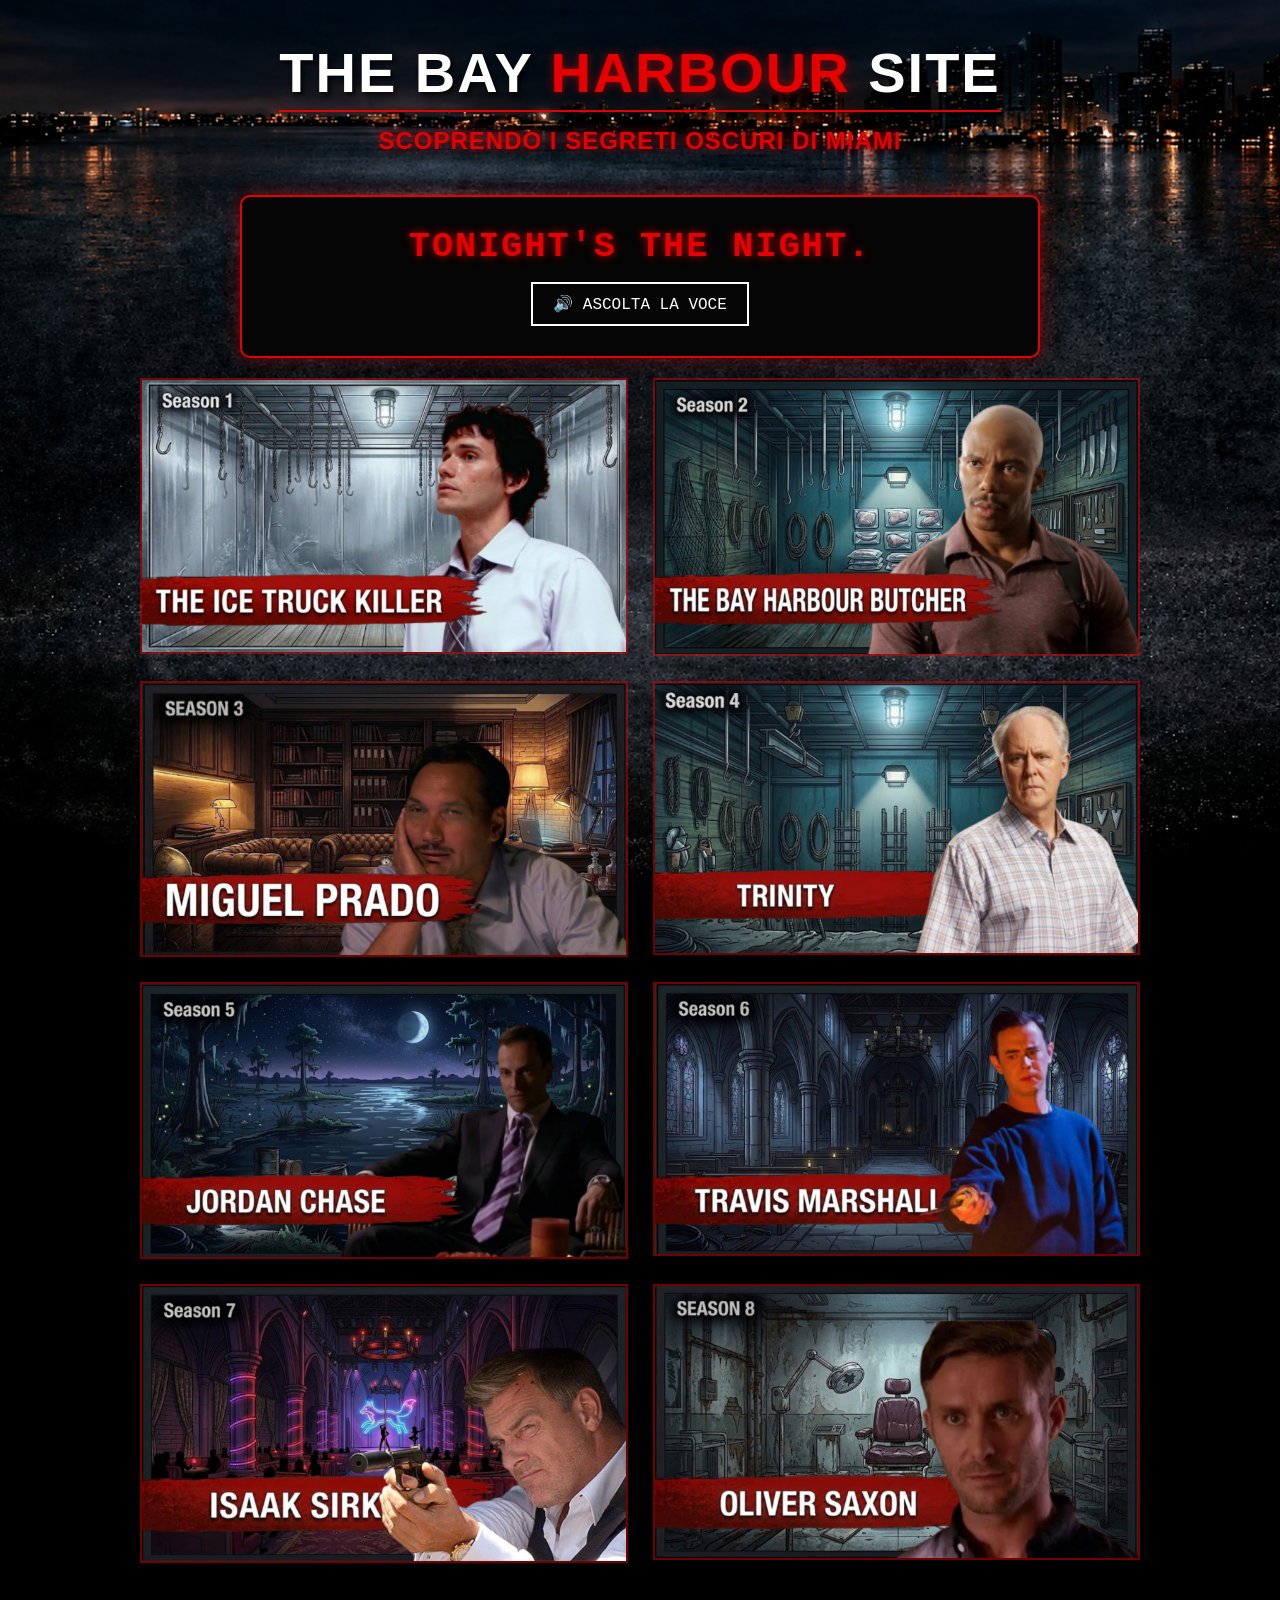
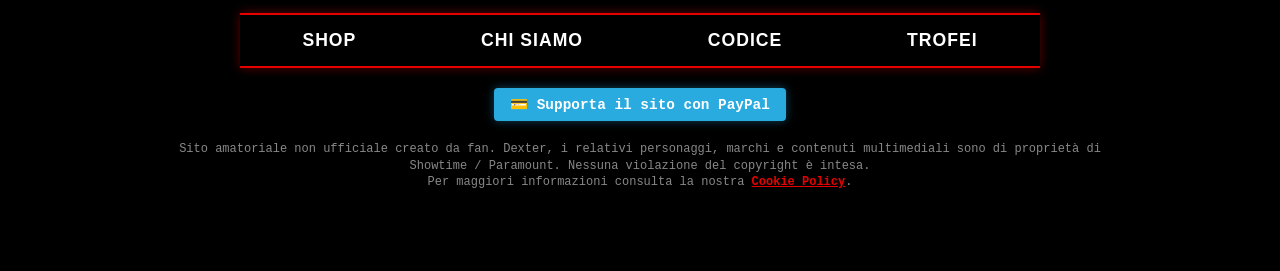
<file: index.html>
<!DOCTYPE html>
<html>
    <head>
        <meta name="viewport" content="width=device-width, initial-scale=1.0">
        <link rel="stylesheet" href="css/struttura.css">
        <link rel="icon" type="image/png" href="immagini/icon.png">
        <title>The Bay Harbour Site - HOME</title>
        <script async src="https://pagead2.googlesyndication.com/pagead/js/adsbygoogle.js?client=ca-pub-9515995415757323"
     crossorigin="anonymous"></script>
    </head>
    <body>
        <header>
            <h1 id="titolo">THE BAY <span class="testo-rosso">HARBOUR </span>SITE</h1>
            <h3 id="sottotitolo">Scoprendo i segreti oscuri di Miami</h3>
        </header>

        <!-- 🩸 BANNER INTERATTIVO CON L'AUDIO (Messo qui in alto) -->
        <div style="background-color: #050505; border: 2px solid #e60000; border-radius: 10px; padding: 30px 20px; text-align: center; margin: 20px auto; max-width: 800px; box-shadow: 0 0 20px rgba(230, 0, 0, 0.4);">
            <h2 style="color: #e60000; font-size: 2.2rem; letter-spacing: 2px; margin-bottom: 15px; text-transform: uppercase; text-shadow: 0 0 10px rgba(230, 0, 0, 0.8); font-family: 'Courier New', Courier, monospace;">Tonight's the night.</h2>
            <button id="play-audio-btn" style="background: transparent; color: #fff; border: 2px solid #fff; padding: 10px 20px; font-size: 1rem; cursor: pointer; text-transform: uppercase; transition: all 0.3s ease; font-family: 'Courier New', Courier, monospace;">🔊 Ascolta la voce</button>
        </div>
        <audio id="dexter-audio" src="audio/tonight-the-night-voice.mp3"></audio>

        <script>
            const playBtn = document.getElementById('play-audio-btn');
            const audioDexter = document.getElementById('dexter-audio');

            playBtn.addEventListener('click', () => {
                audioDexter.currentTime = 0;
                audioDexter.play();
                playBtn.innerText = "🩸 Riproduzione...";
                setTimeout(() => {
                    playBtn.innerText = "🔊 Ascolta la voce";
                }, 3000);
            });
        </script>
        <!-- FINE BANNER -->

        <div id="griglia-immagini">
                <a href="pagine/season1.html"><img src="immagini/season 1.png" alt="Season 1 - Ice truck killer"></a>
                <a href="pagine/season2.html"><img src="immagini/season 2.png" alt="Season 2 - The bay harbour butcher"></a>
                <a href="pagine/season3.html"><img src="immagini/season 3.png" alt="Season 3 - Miguel Prado"></a>
                <a href="pagine/season4.html"><img src="immagini/season 4.png" alt="Season 4 - Trinity"></a>
                <a href="pagine/season5.html"><img src="immagini/season 5.png" alt="Season 5 - Jordan Chase"></a>
                <a href="pagine/season6.html"><img src="immagini/season 6.png" alt="Season 6 - Travis Marshall"></a>
                <a href="pagine/season7.html"><img src="immagini/season 7.png" alt="Season 7 - Isaak Sirko"></a>
                <a href="pagine/season8.html"><img src="immagini/season 8.png" alt="Season 8 - Oliver Saxon"></a>
        </div>

        <footer>
            <ul class="menu">
                <li id="shop"><a href="pagine/shop.html">SHOP</a></li>
                <li id="about-us"><a href="pagine/chi-siamo.html">CHI SIAMO</a></li>
                <li id="codice"><a href="pagine/codice.html">CODICE</a></li>
                <li id="trofei"><a href="pagine/trofei.html">TROFEI</a></li>
            </ul>
        </footer>

        <!-- SEZIONE SUPPORTO E AFFILIAZIONE -->
        <div class="supporto-container">
            <!-- Pulsante paypal -->
            <a href="https://www.paypal.me/TheBayHarbourSite" target="_blank" class="btn-kofi">
                💳 Supporta il sito con PayPal
            </a>
        </div>
        <div class="footer-note">
            <p class="disclaimer">Sito amatoriale non ufficiale creato da fan. Dexter, i relativi personaggi, marchi e contenuti multimediali sono di proprietà di Showtime / Paramount. Nessuna violazione del copyright è intesa.</p>
            <p class="disclaimer">Per maggiori informazioni consulta la nostra <a href="pagine/cookie.html" class="link-cookie">Cookie Policy</a>.</p>
        </div>

    </body>
</html>
</file>
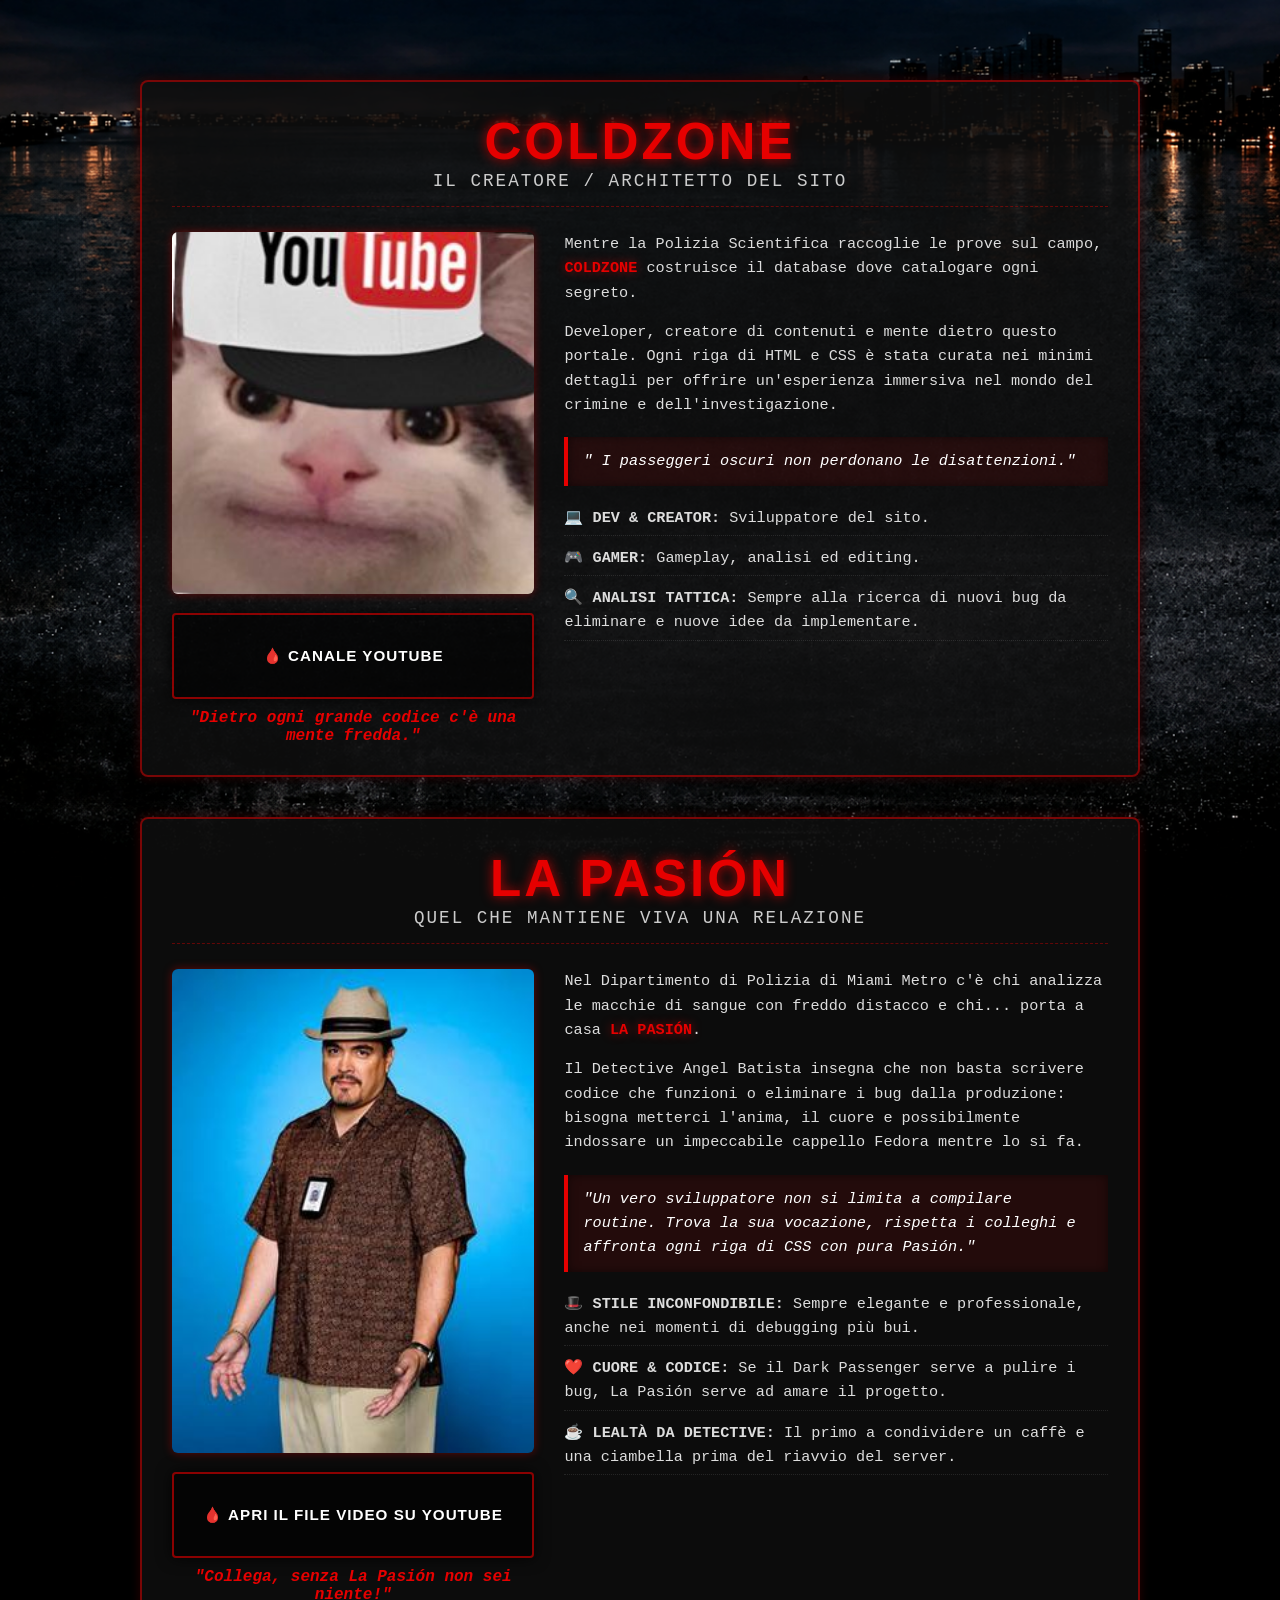
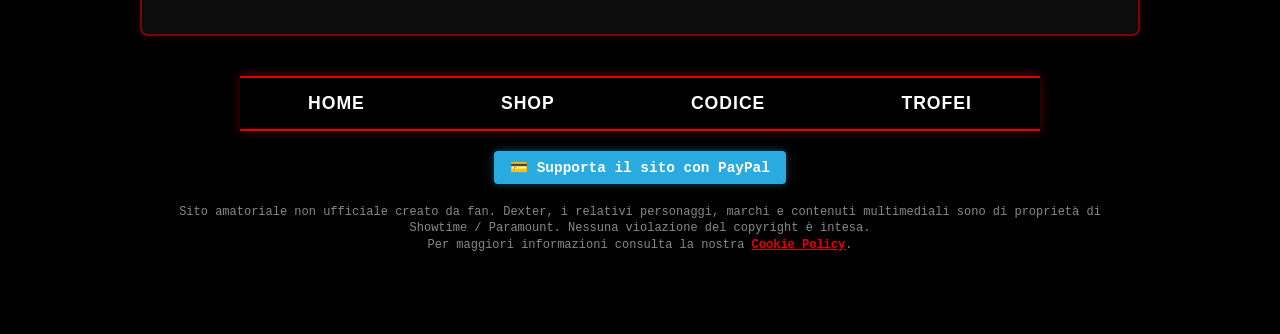
<file: pagine/chi-siamo.html>
<!DOCTYPE html>
<html lang="it">
<head>
    <meta charset="UTF-8">
    <meta name="viewport" content="width=device-width, initial-scale=1.0">
    <title>CHI SIAMO</title>
    <link rel="icon" type="image/png" href="../immagini/icon.png">
    <link rel="stylesheet" href="../css/struttura.css">
    <script async src="https://pagead2.googlesyndication.com/pagead/js/adsbygoogle.js?client=ca-pub-9515995415757323"
     crossorigin="anonymous"></script>
</head>
<body>
    <div class="sezione-batista">
        <div class="header-batista">
            <p class="titolo-pasion">COLDZONE</p>
            <span class="sub-batista">IL CREATORE / ARCHITETTO DEL SITO</span>
        </div>

        <div class="contenuto-batista">
            <div class="box-meme-batista">
                <div class="foto-batista-container">
                    <img src="../immagini/creator.jpg" alt="Coldzone Creator" class="foto-creator">
                </div>

                <div class="video-container">
                    <a href="https://www.youtube.com/@coldzone2730" target="_blank" class="youtube-btn">
                        🩸 CANALE YOUTUBE
                    </a>
                </div>

                <span class="didascalia-meme">"Dietro ogni grande codice c'è una mente fredda."</span>
            </div>

            <div class="testo-pasion">
                <p>
                    Mentre la Polizia Scientifica raccoglie le prove sul campo, <strong class="testo-rosso">COLDZONE</strong> costruisce il database dove catalogare ogni segreto.
                </p>
                <p>
                    Developer, creatore di contenuti e mente dietro questo portale. Ogni riga di HTML e CSS è stata curata nei minimi dettagli per offrire un'esperienza immersiva nel mondo del crimine e dell'investigazione.
                </p>
                
                <blockquote class="citazione-batista">
                    " I passeggeri oscuri non perdonano le disattenzioni."
                </blockquote>
                
                <ul class="lista-pasion">
                    <li>💻 <strong>DEV & CREATOR:</strong> Sviluppatore del sito.</li>
                    <li>🎮 <strong>GAMER:</strong> Gameplay, analisi ed editing.</li>
                    <li>🔍 <strong>ANALISI TATTICA:</strong> Sempre alla ricerca di nuovi bug da eliminare e nuove idee da implementare.</li>
                </ul>
            </div>
        </div>
    </div>

    <div class="sezione-batista">
        <div class="header-batista">
            <p class="titolo-pasion">LA PASIÓN</p>
            <span class="sub-batista">QUEL CHE MANTIENE VIVA UNA RELAZIONE</span>
        </div>

        <div class="contenuto-batista">
            
            <div class="box-meme-batista">
                
                <div class="foto-batista-container">
                    <img src="../immagini/Angel_Batista.jpg" alt="Angel Batista" class="foto-batista">
                </div>

                <div class="video-container">
                    <a href="https://youtu.be/N30i8fri4Ng?si=NhlGqLWc7x1ITAKj" target="_blank" class="youtube-btn">
                    🩸 APRI IL FILE VIDEO SU YOUTUBE
                    </a>
                </div>

                <span class="didascalia-meme">"Collega, senza La Pasión non sei niente!"</span>
            </div>

            <div class="testo-pasion">
                <p>
                    Nel Dipartimento di Polizia di Miami Metro c'è chi analizza le macchie di sangue con freddo distacco e chi... porta a casa <strong class="testo-rosso">LA PASIÓN</strong>.
                </p>
                <p>
                    Il Detective Angel Batista insegna che non basta scrivere codice che funzioni o eliminare i bug dalla produzione: bisogna metterci l'anima, il cuore e possibilmente indossare un impeccabile cappello Fedora mentre lo si fa.
                </p>
                
                <blockquote class="citazione-batista">
                    "Un vero sviluppatore non si limita a compilare routine. Trova la sua vocazione, rispetta i colleghi e affronta ogni riga di CSS con pura Pasión."
                </blockquote>
                
                <ul class="lista-pasion">
                    <li>🎩 <strong>STILE INCONFONDIBILE:</strong> Sempre elegante e professionale, anche nei momenti di debugging più bui.</li>
                    <li>❤️ <strong>CUORE & CODICE:</strong> Se il Dark Passenger serve a pulire i bug, La Pasión serve ad amare il progetto.</li>
                    <li>☕ <strong>LEALTÀ DA DETECTIVE:</strong> Il primo a condividere un caffè e una ciambella prima del riavvio del server.</li>
                </ul>
            </div>
            </div>
        </div>
        <footer>
            <ul class="menu">
                <li id="home"><a href="../index.html">HOME</a></li>
                <li id="shop"><a href="../pagine/shop.html">SHOP</a></li>
                <li id="codice"><a href="../pagine/codice.html">CODICE</a></li>
                <li id="trofei"><a href="../pagine/trofei.html">TROFEI</a></li>
            </ul>
        </footer>
        <!-- SEZIONE SUPPORTO E AFFILIAZIONE -->
            <div class="supporto-container">
                <!-- Pulsante paypal -->
                <a href="https://www.paypal.me/TheBayHarbourSite" target="_blank" class="btn-kofi">
                    💳 Supporta il sito con PayPal
                </a>
            </div>
        <div class="footer-note">
            <p class="disclaimer">Sito amatoriale non ufficiale creato da fan. Dexter, i relativi personaggi, marchi e contenuti multimediali sono di proprietà di Showtime / Paramount. Nessuna violazione del copyright è intesa.</p>
            <p class="disclaimer">Per maggiori informazioni consulta la nostra <a href="cookie.html" class="link-cookie">Cookie Policy</a>.</p>
        </div>
        <!-- Tag Audio -->
        <audio id="audio-brian" src="../audio/La%20Passion%20Sound%20Effect%20BRAINROT.mp3"></audio>
        <script>
            const fotoBrian = document.querySelector('.foto-batista'); 
            const audioBrian = document.getElementById('audio-brian');

            if (fotoBrian && audioBrian) {
                fotoBrian.style.cursor = 'pointer'; 
                fotoBrian.addEventListener('click', () => {
                    audioBrian.currentTime = 0; // Riparte dall'inizio ad ogni click
                    audioBrian.play().catch(error => {
                        console.log("Riproduzione bloccata dal browser:", error);
                    });
                });
            }
        </script>
</body>
</html>
</file>
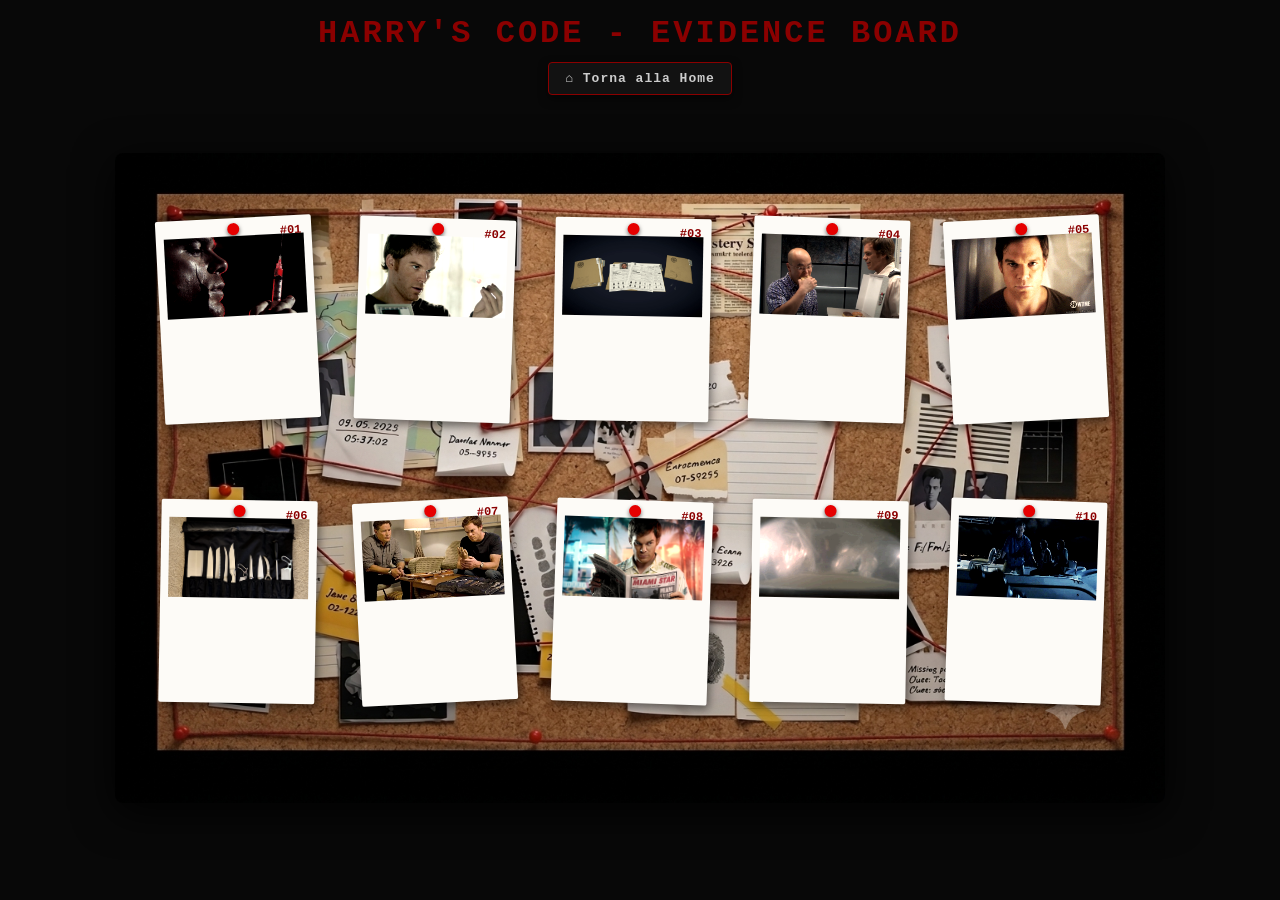
<file: pagine/codice.html>
<!DOCTYPE html>
<html lang="it">
<head>
    <meta charset="UTF-8">
    <meta name="viewport" content="width=device-width, initial-scale=1.0">
    <title>Harry's Code - Evidence Board</title>
    <link rel="icon" type="image/png" href="../immagini/icon.png">
    <link rel="stylesheet" href="../css/lavagna.css">
    <script async src="https://pagead2.googlesyndication.com/pagead/js/adsbygoogle.js?client=ca-pub-9515995415757323"
     crossorigin="anonymous"></script>
</head>
<body>
    <div class="intestazione">
        <h1 class="titolo-pagina">HARRY'S CODE - EVIDENCE BOARD</h1>
        <a href="../index.html" class="btn-home" id="btn-home">
            &#8962; Torna alla Home
        </a>
    </div>
    <!-- CONTENITORE PRINCIPALE (LA SCENA) -->
    <div class="scena-investigativa">
        
        <!-- Frecce di navigazione -->
        <button class="freccia-nav freccia-prev" onclick="spostaRegola(-1)">&#10094;</button>
        <button class="freccia-nav freccia-next" onclick="spostaRegola(1)">&#10095;</button>

        <!-- Tasto per tornare alla vista panoramica -->
        <button class="btn-reset" id="btn-back" onclick="resetVista()">&#10006; Torna alla Lavagna</button>

        <!-- LA LAVAGNA DI SUGHERO -->
        <div class="lavagna-sughero" id="lavagna">
            
            <!-- REGOLE (Con immagini Unsplash pronte per la prova) -->
            <div class="polaroid" id="card-1" onclick="zoomRegola(1)">
                <div class="spilla"></div>
                <span class="num-polaroid">#01</span>
                <img src="../immagini/1reg.gif" alt="Regola 1">
                <div class="dettagli-regola">
                    <h2>#1: Non farsi scoprire</h2>
                    <p>La regola cardine che garantisce la sopravvivenza. Ogni azione deve essere invisibile. Usa la plastica e cancella ogni traccia.</p>
                </div>
            </div>

            <div class="polaroid" id="card-2" onclick="zoomRegola(2)">
                <div class="spilla"></div>
                <span class="num-polaroid">#02</span>
                <img src="../immagini/2-regola.jpg" alt="Regola 2">
                <div class="dettagli-regola">
                    <h2>#2: Mai uccidere un innocente</h2>
                    <p>Il pilastro morale del codice. Raccogli prove schiaccianti e inconfutabili prima di agire.</p>
                </div>
            </div>

            <div class="polaroid" id="card-3" onclick="zoomRegola(3)">
                <div class="spilla"></div>
                <span class="num-polaroid">#03</span>
                <img src="../immagini/3-regola.jpeg" alt="Regola 3">
                <div class="dettagli-regola">
                    <h2>#3: Solo assassini sfuggiti alla giustizia</h2>
                    <p>Si applica a coloro che il sistema legale non è riuscito a punire. Intervieni dove la legge fallisce.</p>
                </div>
            </div>

            <div class="polaroid" id="card-4" onclick="zoomRegola(4)">
                <div class="spilla"></div>
                <span class="num-polaroid">#04</span>
                <img src="../immagini/4reg.png" alt="Regola 4">
                <div class="dettagli-regola">
                    <h2>#4: Mimetizzarsi</h2>
                    <p>Integrati perfettamente nella società. Mantieni un lavoro stabile e proietta l'immagine di un cittadino comune.</p>
                </div>
            </div>

            <div class="polaroid" id="card-5" onclick="zoomRegola(5)">
                <div class="spilla"></div>
                <span class="num-polaroid">#05</span>
                <img src="../immagini/5reg.gif" alt="Regola 5">
                <div class="dettagli-regola">
                    <h2>#5: Fingere le emozioni</h2>
                    <p>Simula i sentimenti umani standard: sorridi e mostra empatia per evitare di sembrare sospetto.</p>
                </div>
            </div>

            <div class="polaroid" id="card-6" onclick="zoomRegola(6)">
                <div class="spilla"></div>
                <span class="num-polaroid">#06</span>
                <img src="../immagini/6reg.png" alt="Regola 6">
                <div class="dettagli-regola">
                    <h2>#6: Essere metodici</h2>
                    <p>Pianificazione scientifica: studio delle abitudini della vittima, preparazione della stanza e piano di fuga.</p>
                </div>
            </div>

            <div class="polaroid" id="card-7" onclick="zoomRegola(7)">
                <div class="spilla"></div>
                <span class="num-polaroid">#07</span>
                <img src="../immagini/7reg.png" alt="Regola 7">
                <div class="dettagli-regola">
                    <h2>#7: Niente di personale</h2>
                    <p>Rabbia e vendetta offuscano il giudizio. Opera con il distacco emotivo e la precisione di uno strumento chirurgico.</p>
                </div>
            </div>

            <div class="polaroid" id="card-8" onclick="zoomRegola(8)">
                <div class="spilla"></div>
                <span class="num-polaroid">#08</span>
                <img src="../immagini/8reg.jpg" alt="Regola 8">
                <div class="dettagli-regola">
                    <h2>#8: Non dare nell'occhio</h2>
                    <p>Mantieni il sangue freddo in pubblico. Evita comportamenti eccentrici che potrebbero attirare l'attenzione.</p>
                </div>
            </div>

            <div class="polaroid" id="card-9" onclick="zoomRegola(9)">
                <div class="spilla"></div>
                <span class="num-polaroid">#09</span>
                <img src="../immagini/9reg.gif" alt="Regola 9">
                <div class="dettagli-regola">
                    <h2>#9: Omicidio con scopo</h2>
                    <p>Uccidere senza motivo è inaccettabile. Ogni azione deve impedire ad altri predatori di colpire di nuovo.</p>
                </div>
            </div>

            <div class="polaroid" id="card-10" onclick="zoomRegola(10)">
                <div class="spilla"></div>
                <span class="num-polaroid">#10</span>
                <img src="../immagini/10reg.gif" alt="Regola 10">
                <div class="dettagli-regola">
                    <h2>#10: Smaltire il corpo</h2>
                    <p>Seziona e sigilla i resti in sacchi zavorrati, poi gettali nella Corrente del Golfo dal motoscafo.</p>
                </div>
            </div>

        </div>
    </div>

    <!-- SCRIPT PER LO ZOOM E SPOSTAMENTO -->
    <script>
        let regolaAttiva = null;
        const totaleRegole = 10;

        function zoomRegola(id) {
            regolaAttiva = id;
            const lavagna = document.getElementById('lavagna');
            const card = document.getElementById(`card-${id}`);

            // Rimuove lo stato attivo da tutte le altre card
            document.querySelectorAll('.polaroid').forEach(c => c.classList.remove('attiva'));
            card.classList.add('attiva');

            // Calcolo preciso del centro
            const scena = document.querySelector('.scena-investigativa');
            const scenaRect = scena.getBoundingClientRect();
            const cardRect = card.getBoundingClientRect();

            // Calcoliamo lo spostamento per portare la Polaroid esatta al centro dello schermo
            const centroScenaX = scenaRect.width / 2;
            const centroScenaY = scenaRect.height / 2;
            const centroCardX = cardRect.left + (cardRect.width / 2);
            const centroCardY = cardRect.top + (cardRect.height / 2);

            // Otteniamo la posizione corrente della lavagna
            const style = window.getComputedStyle(lavagna);
            const matrix = new WebKitCSSMatrix(style.transform);
            
            // Calcolo delta dallo stato attuale
            const offsetX = centroScenaX - centroCardX + matrix.m41;
            const offsetY = centroScenaY - centroCardY + matrix.m42;

            // Zoom bilanciato a 1.55 (non sparirà più dallo schermo!)
            lavagna.style.transform = `translate(${offsetX}px, ${offsetY}px) scale(1.55)`;
            document.body.classList.add('in-zoom');
        }

        function resetVista() {
            regolaAttiva = null;
            const lavagna = document.getElementById('lavagna');
            
            // Ripristina la lavagna al centro senza zoom
            lavagna.style.transform = 'translate(0px, 0px) scale(1)';
            document.querySelectorAll('.polaroid').forEach(c => c.classList.remove('attiva'));
            document.body.classList.remove('in-zoom');
        }

        function spostaRegola(direzione) {
            if (regolaAttiva === null) return;
            
            let nuovoId = regolaAttiva + direzione;
            if (nuovoId < 1) nuovoId = totaleRegole;
            if (nuovoId > totaleRegole) nuovoId = 1;

            zoomRegola(nuovoId);
        }
    </script>
</body>
</html>
</file>
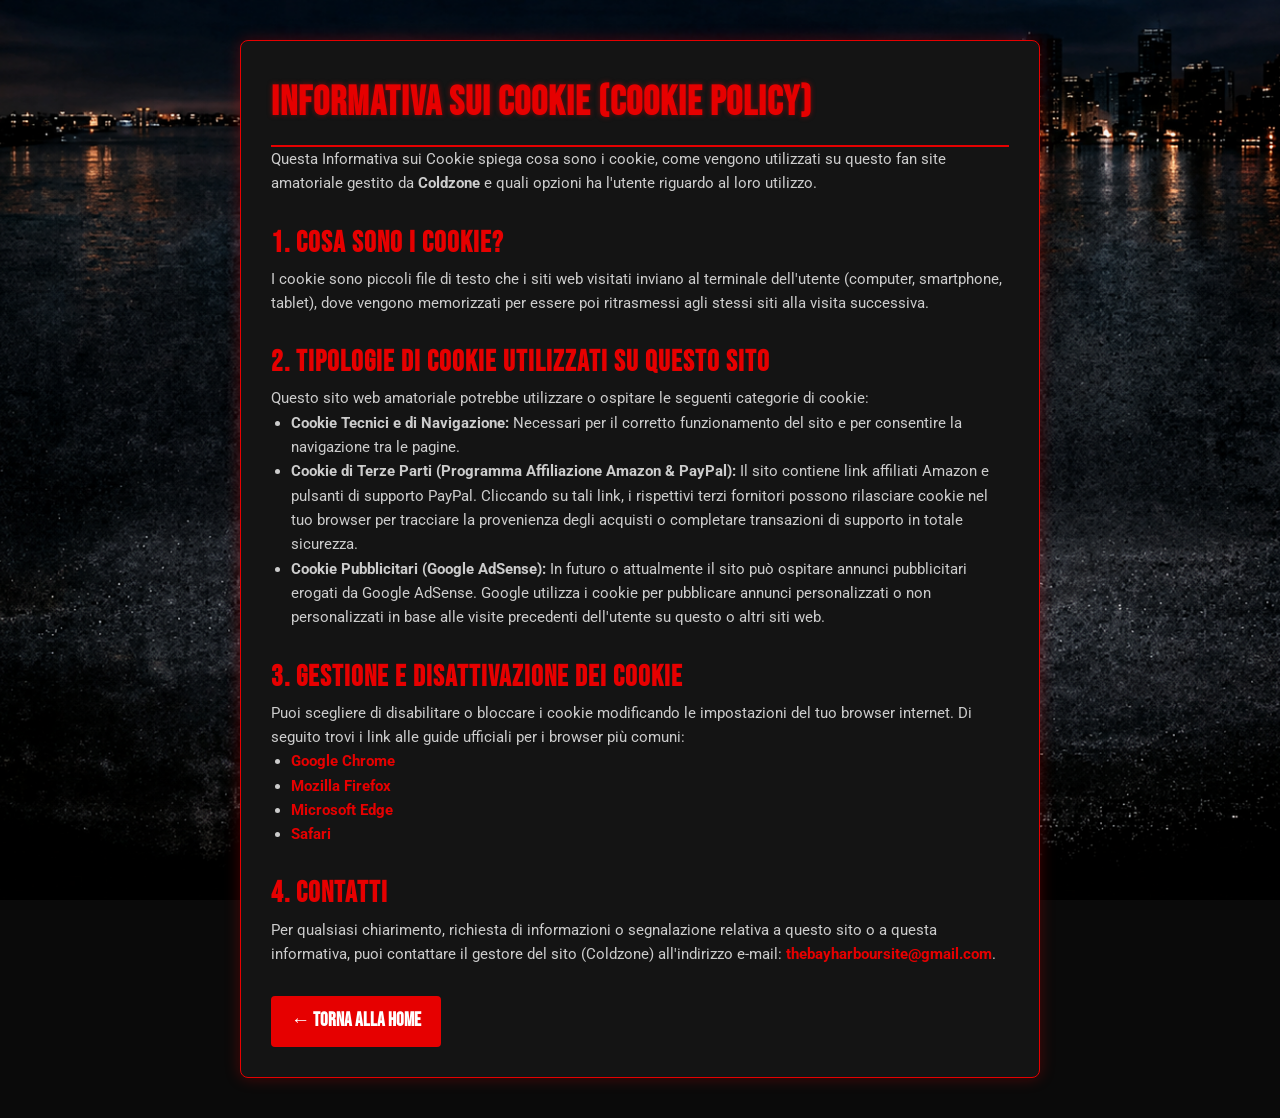
<file: pagine/cookie.html>
<!DOCTYPE html>
<html lang="it">
<head>
    <meta charset="UTF-8">
    <meta name="viewport" content="width=device-width, initial-scale=1.0">
    <title>Cookie Policy - Dexter Fan Site</title>
    <link rel="stylesheet" href="../css/struttura.css">
    <link rel="icon" type="image/png" href="../immagini/icon.png">
    <link href="https://fonts.googleapis.com/css2?family=Bebas+Neue&family=Roboto:wght@300;400;700&display=swap" rel="stylesheet">
    <script async src="https://pagead2.googlesyndication.com/pagead/js/adsbygoogle.js?client=ca-pub-9515995415757323"
     crossorigin="anonymous"></script>
    <style>
        body {
            background-color: #0a0a0a;
            color: #e0e0e0;
            font-family: 'Roboto', sans-serif;
            margin: 0;
            padding: 40px 20px;
            line-height: 1.6;
        }
        .container {
            max-width: 800px;
            margin: 0 auto;
            background-color: #141414;
            border: 1px solid #e60000;
            border-radius: 8px;
            padding: 30px;
            box-shadow: 0 0 15px rgba(230, 0, 0, 0.3);
        }

        h1, h2 {
            font-family: 'Bebas Neue', cursive;
            color: #e60000;
            letter-spacing: 1px;
            margin-top: 0;
        }

        h1 {
            font-size: 2.5rem;
            border-bottom: 2px solid #e60000;
            padding-bottom: 10px;
            text-shadow: 0 0 5px rgba(230, 0, 0, 0.5);
        }

        h2 {
            font-size: 1.8rem;
            margin-top: 25px;
        }

        p, li {
            color: #cccccc;
            font-size: 0.95rem;
        }

        ul {
            padding-left: 20px;
        }

        a {
            color: #e60000;
            text-decoration: none;
            font-weight: bold;
        }

        a:hover {
            text-decoration: underline;
        }

        .back-btn {
            display: inline-block;
            margin-top: 30px;
            padding: 10px 20px;
            background-color: #e60000;
            color: #ffffff;
            font-family: 'Bebas Neue', cursive;
            font-size: 1.2rem;
            text-decoration: none;
            border-radius: 4px;
            transition: background-color 0.2s, box-shadow 0.2s;
        }

        .back-btn:hover {
            background-color: #ff1a1a;
            box-shadow: 0 0 10px rgba(230, 0, 0, 0.7);
            text-decoration: none;
        }
    </style>
</head>
<body>

    <div class="container">
        <h1>Informativa sui Cookie (Cookie Policy)</h1>
        
        <p>Questa Informativa sui Cookie spiega cosa sono i cookie, come vengono utilizzati su questo fan site amatoriale gestito da <strong>Coldzone</strong> e quali opzioni ha l'utente riguardo al loro utilizzo.</p>

        <h2>1. Cosa sono i cookie?</h2>
        <p>I cookie sono piccoli file di testo che i siti web visitati inviano al terminale dell'utente (computer, smartphone, tablet), dove vengono memorizzati per essere poi ritrasmessi agli stessi siti alla visita successiva.</p>

        <h2>2. Tipologie di cookie utilizzati su questo sito</h2>
        <p>Questo sito web amatoriale potrebbe utilizzare o ospitare le seguenti categorie di cookie:</p>
        <ul>
            <li><strong>Cookie Tecnici e di Navigazione:</strong> Necessari per il corretto funzionamento del sito e per consentire la navigazione tra le pagine.</li>
            <li><strong>Cookie di Terze Parti (Programma Affiliazione Amazon & PayPal):</strong> Il sito contiene link affiliati Amazon e pulsanti di supporto PayPal. Cliccando su tali link, i rispettivi terzi fornitori possono rilasciare cookie nel tuo browser per tracciare la provenienza degli acquisti o completare transazioni di supporto in totale sicurezza.</li>
            <li><strong>Cookie Pubblicitari (Google AdSense):</strong> In futuro o attualmente il sito può ospitare annunci pubblicitari erogati da Google AdSense. Google utilizza i cookie per pubblicare annunci personalizzati o non personalizzati in base alle visite precedenti dell'utente su questo o altri siti web.</li>
        </ul>

        <h2>3. Gestione e disattivazione dei cookie</h2>
        <p>Puoi scegliere di disabilitare o bloccare i cookie modificando le impostazioni del tuo browser internet. Di seguito trovi i link alle guide ufficiali per i browser più comuni:</p>
        <ul>
            <li><a href="https://support.google.com/chrome/answer/95647" target="_blank" rel="noopener">Google Chrome</a></li>
            <li><a href="https://support.mozilla.org/it/kb/Gestione%20dei%20cookie" target="_blank" rel="noopener">Mozilla Firefox</a></li>
            <li><a href="https://support.microsoft.com/it-it/windows/eliminare-e-gestire-i-cookie-a6d05711-2829-cd91-7d1a-49081e7d23f3" target="_blank" rel="noopener">Microsoft Edge</a></li>
            <li><a href="https://support.apple.com/it-it/guide/safari/sfri11471/mac" target="_blank" rel="noopener">Safari</a></li>
        </ul>

        <h2>4. Contatti</h2>
        <p>Per qualsiasi chiarimento, richiesta di informazioni o segnalazione relativa a questo sito o a questa informativa, puoi contattare il gestore del sito (Coldzone) all'indirizzo e-mail: <a href="mailto:thebayharboursite@gmail.com">thebayharboursite@gmail.com</a>.</p>
        <a href="../index.html" class="back-btn">← Torna alla Home</a>
    </div>
</body>
</html>
</file>
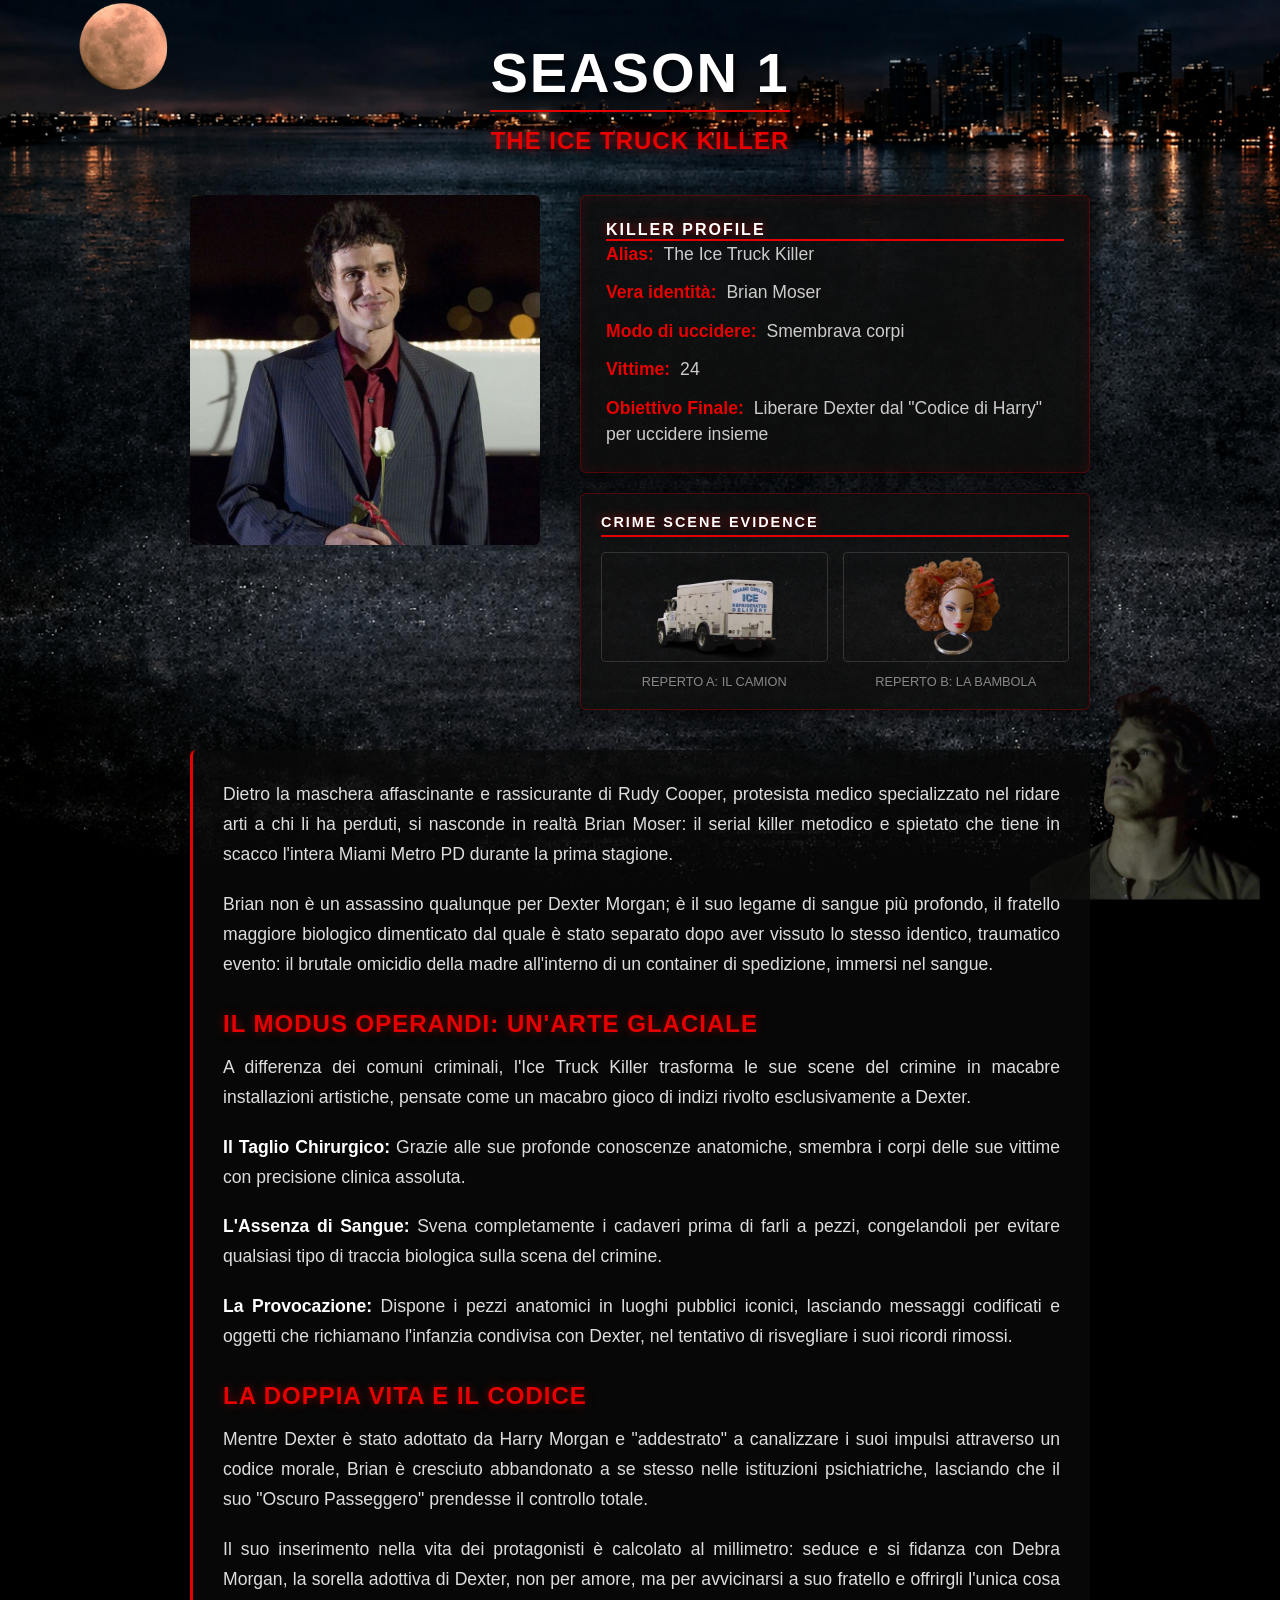
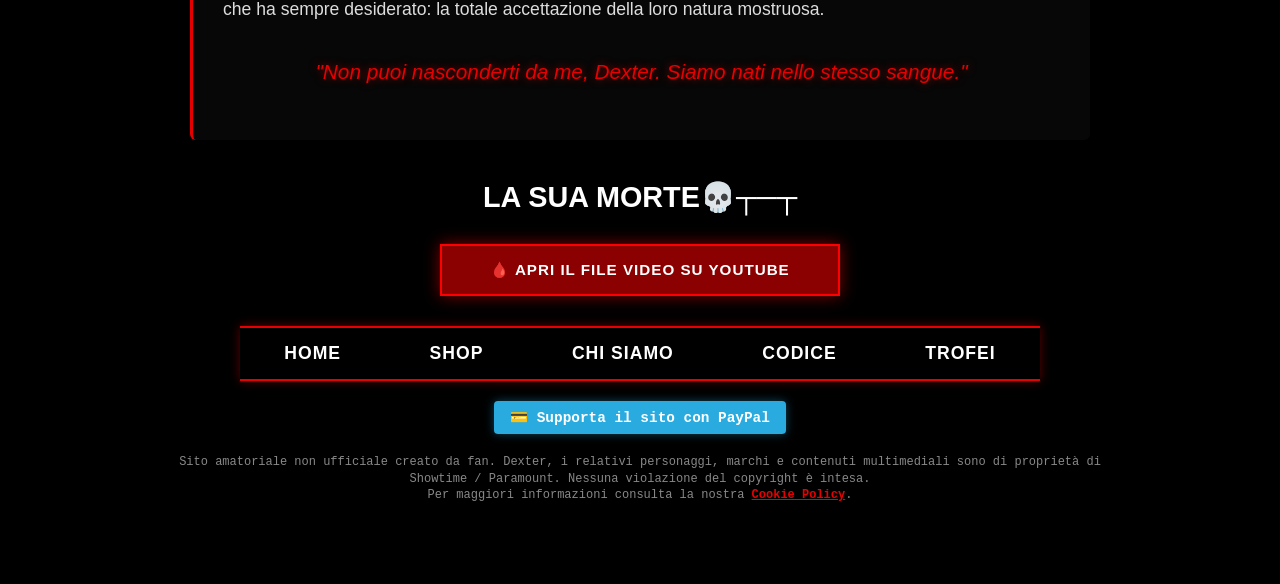
<file: pagine/season1.html>
<!DOCTYPE html>
<html>
    <head>
        <meta name="viewport" content="width=device-width, initial-scale=1.0">
        <link rel="stylesheet" href="../css/struttura.css">
        <link rel="icon" type="image/png" href="../immagini/icon.png">
        <link rel="stylesheet" href="../css/season1.css">
        <title>The Bay Harbour Site - Season 1</title>
        <script async src="https://pagead2.googlesyndication.com/pagead/js/adsbygoogle.js?client=ca-pub-9515995415757323"
     crossorigin="anonymous"></script>
    </head>
    <body>
        <header>
            <h1 id="titolo">SEASON 1</h1>
            <h3 id="sottotitolo"><span class="testo-rosso">THE ICE TRUCK KILLER</span></h3>
        </header>
        <img src="../immagini/moon.png" id="luna" alt="Luna">
        <img src="../immagini/dexter looking.png" id="dextah" alt="Dexter">
        <div class="box">
            <img class="immagine" src="../immagini/brian-moser.jpg">
            <div class="colonna-destra">
        
            <div id="profile">
                <p id="cap">KILLER PROFILE</p>
                <ul id="lista-profilo">
                    <li><b>Alias:</b> The Ice Truck Killer</li>
                    <li><b>Vera identità:</b> Brian Moser</li>
                    <li><b>Modo di uccidere:</b> Smembrava corpi</li>
                    <li><b>Vittime:</b> 24</li>
                    <li><b>Obiettivo Finale:</b> Liberare Dexter dal "Codice di Harry" per uccidere insieme</li>
                </ul>
            </div>
            
            <div class="evidence-box">
                <p class="evidence-title">CRIME SCENE EVIDENCE</p>
                <div class="evidence-grid">
                    <div class="evidence-item">
                        <img src="../immagini/camion.png" alt="Camion Frigo">
                        <span>REPERTO A: IL CAMION</span>
                    </div>
                    <div class="evidence-item">
                        <img src="../immagini/bambola.png" alt="Indizio Bambola">
                        <span>REPERTO B: LA BAMBOLA</span>
                    </div>
                </div>
            </div>
            </div>
        </div>
        <div id="contenitore-testo">
            <p>Dietro la maschera affascinante e rassicurante di Rudy Cooper, protesista medico specializzato nel ridare arti a chi li ha perduti, si nasconde in realtà Brian Moser: il serial killer metodico e spietato che tiene in scacco l'intera Miami Metro PD durante la prima stagione.</p>
            <p>Brian non è un assassino qualunque per Dexter Morgan; è il suo legame di sangue più profondo, il fratello maggiore biologico dimenticato dal quale è stato separato dopo aver vissuto lo stesso identico, traumatico evento: il brutale omicidio della madre all'interno di un container di spedizione, immersi nel sangue.</p>
            <h2 class="titolo-sezione">Il Modus Operandi: Un'Arte Glaciale</h2>
            <p>A differenza dei comuni criminali, l'Ice Truck Killer trasforma le sue scene del crimine in macabre installazioni artistiche, pensate come un macabro gioco di indizi rivolto esclusivamente a Dexter.</p>
            <p><strong>Il Taglio Chirurgico:</strong> Grazie alle sue profonde conoscenze anatomiche, smembra i corpi delle sue vittime con precisione clinica assoluta.</p>
            <p><strong>L'Assenza di Sangue:</strong> Svena completamente i cadaveri prima di farli a pezzi, congelandoli per evitare qualsiasi tipo di traccia biologica sulla scena del crimine.</p>
            <p><strong>La Provocazione:</strong> Dispone i pezzi anatomici in luoghi pubblici iconici, lasciando messaggi codificati e oggetti che richiamano l'infanzia condivisa con Dexter, nel tentativo di risvegliare i suoi ricordi rimossi.</p>
            <h2 class="titolo-sezione">La Doppia Vita e il Codice</h2>
            <p>Mentre Dexter è stato adottato da Harry Morgan e "addestrato" a canalizzare i suoi impulsi attraverso un codice morale, Brian è cresciuto abbandonato a se stesso nelle istituzioni psichiatriche, lasciando che il suo "Oscuro Passeggero" prendesse il controllo totale.</p>
            <p>Il suo inserimento nella vita dei protagonisti è calcolato al millimetro: seduce e si fidanza con Debra Morgan, la sorella adottiva di Dexter, non per amore, ma per avvicinarsi a suo fratello e offrirgli l'unica cosa che ha sempre desiderato: la totale accettazione della loro natura mostruosa.</p>
            <p class="citazione"><i>"Non puoi nasconderti da me, Dexter. Siamo nati nello stesso sangue."</i></p>
        </div>
        <div>
            <h3 class="titolo-video">LA SUA MORTE💀┬─┬</h3>
            <!-- Un link camuffato da bottone stile Dexter -->
            <a href="https://youtu.be/coafmHTS0H8?si=KayxaOm4pyri7yPw" target="_blank" class="youtube-btn">
                🩸 APRI IL FILE VIDEO SU YOUTUBE
            </a>
        </div>
        <footer>
            <ul class="menu">
                <li id="home"><a href="../index.html">HOME</a></li>
                <li id="shop"><a href="../pagine/shop.html">SHOP</a></li>
                <li id="about-us"><a href="../pagine/chi-siamo.html">CHI SIAMO</a></li>
                <li id="codice"><a href="../pagine/codice.html">CODICE</a></li>
                <li id="trofei"><a href="../pagine/trofei.html">TROFEI</a></li>
            </ul>
        </footer>
        <!-- SEZIONE SUPPORTO E AFFILIAZIONE -->
            <div class="supporto-container">
                <!-- Pulsante paypal -->
                <a href="https://www.paypal.me/TheBayHarbourSite" target="_blank" class="btn-kofi">
                    💳 Supporta il sito con PayPal
                </a>

            </div>
        <div class="footer-note">
            <p class="disclaimer">Sito amatoriale non ufficiale creato da fan. Dexter, i relativi personaggi, marchi e contenuti multimediali sono di proprietà di Showtime / Paramount. Nessuna violazione del copyright è intesa.</p>
            <p class="disclaimer">Per maggiori informazioni consulta la nostra <a href="cookie.html" class="link-cookie">Cookie Policy</a>.</p>
        </div>

        <!--audio per immagine-->
        <audio id="audio-brian" src="../audio/you-always-had-trouble-saying-brian.mp3"></audio>
        <script>
            // Selezioniamo la foto di Brian usando la sua classe CSS
            const fotoBrian = document.querySelector('.immagine'); 
            const audioBrian = document.getElementById('audio-brian');

            // Attiviamo il click sulla foto
            if (fotoBrian) {
                fotoBrian.style.cursor = 'pointer'; // Forza la manina sul mouse
                fotoBrian.addEventListener('click', () => {
                    audioBrian.currentTime = 0; // Ricomincia da capo se l'utente clicca di continuo
                    audioBrian.play();
                });
            }
        </script>
    </body>
</html>
</file>
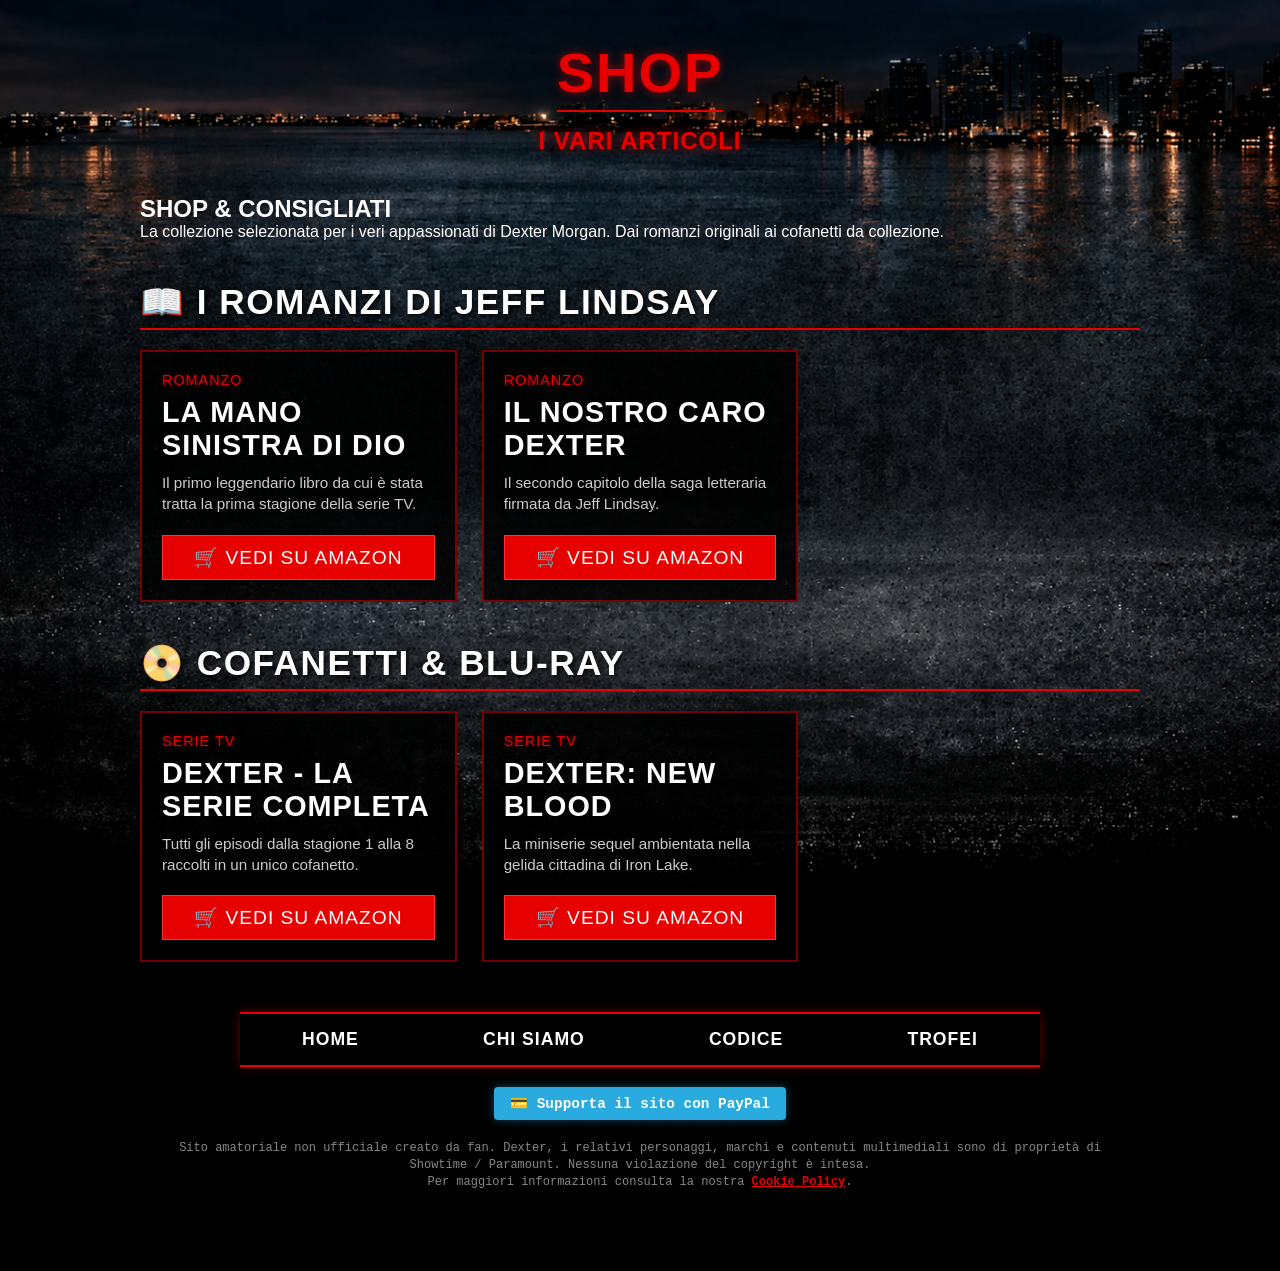
<file: pagine/shop.html>
<!DOCTYPE html>
<html>
    <head>
        <meta name="viewport" content="width=device-width, initial-scale=1.0">
        <link rel="icon" type="image/png" href="../immagini/icon.png">
        <link rel="stylesheet" href="../css/struttura.css">
        <title>The Bay Harbour Site - SHOP</title>
        <script async src="https://pagead2.googlesyndication.com/pagead/js/adsbygoogle.js?client=ca-pub-9515995415757323"
     crossorigin="anonymous"></script>
    </head>
    <body>
        <header>
            <h1 id="titolo"><span class="testo-rosso">SHOP </span></h1>
            <h3 id="sottotitolo">I vari articoli </h3>
        </header>

        <!-- Contenuto della pagina Shop -->
        <main class="shop-container">
            <section class="shop-hero">
                <h1>SHOP & CONSIGLIATI</h1>
                <p>La collezione selezionata per i veri appassionati di Dexter Morgan. Dai romanzi originali ai cofanetti da collezione.</p>
            </section>

            <!-- Categoria 1: Libri -->
            <h2 class="shop-sezione-titolo">📖 I ROMANZI DI JEFF LINDSAY</h2>
            <div class="griglia-prodotti">
                <article class="scheda-prodotto">
                    <div>
                        <div class="badge-categoria">Romanzo</div>
                        <h3>LA MANO SINISTRA DI DIO</h3>
                        <p>Il primo leggendario libro da cui è stata tratta la prima stagione della serie TV.</p>
                    </div>
                    <a href="https://amzn.to/4ya6Re9" target="_blank" rel="noopener" class="btn-amazon">
                        🛒 VEDI SU AMAZON
                    </a>
                </article>

                <article class="scheda-prodotto">
                    <div>
                        <div class="badge-categoria">Romanzo</div>
                        <h3>IL NOSTRO CARO DEXTER</h3>
                        <p>Il secondo capitolo della saga letteraria firmata da Jeff Lindsay.</p>
                    </div>
                    <a href="https://amzn.to/4hcLq6i" target="_blank" rel="noopener" class="btn-amazon">
                        🛒 VEDI SU AMAZON
                    </a>
                </article>
            </div>

            <!-- Categoria 2: Home Video -->
            <h2 class="shop-sezione-titolo">📀 COFANETTI & BLU-RAY</h2>
            <div class="griglia-prodotti">
                <article class="scheda-prodotto">
                    <div>
                        <div class="badge-categoria">Serie TV</div>
                        <h3>DEXTER - LA SERIE COMPLETA</h3>
                        <p>Tutti gli episodi dalla stagione 1 alla 8 raccolti in un unico cofanetto.</p>
                    </div>
                    <a href="https://amzn.to/4yfsqda" target="_blank" rel="noopener" class="btn-amazon">
                        🛒 VEDI SU AMAZON
                    </a>
                </article>

                <article class="scheda-prodotto">
                    <div>
                        <div class="badge-categoria">Serie TV</div>
                        <h3>DEXTER: NEW BLOOD</h3>
                        <p>La miniserie sequel ambientata nella gelida cittadina di Iron Lake.</p>
                    </div>
                    <a href="https://amzn.to/4yfsqda" target="_blank" rel="noopener" class="btn-amazon">
                        🛒 VEDI SU AMAZON
                    </a>
                </article>
            </div>
        </main>

        <footer>
            <ul class="menu">
                <li id="home"><a href="../index.html">HOME</a></li>
                <li id="about-us"><a href="../pagine/chi-siamo.html">CHI SIAMO</a></li>
                <li id="codice"><a href="../pagine/codice.html">CODICE</a></li>
                <li id="trofei"><a href="../pagine/trofei.html">TROFEI</a></li>
            </ul>
        </footer>

        <!-- SEZIONE SUPPORTO -->
        <div class="supporto-container">
            <a href="https://www.paypal.me/TheBayHarbourSite" target="_blank" class="btn-kofi">
                💳 Supporta il sito con PayPal
            </a>
        </div>
        <div class="footer-note">
            <p class="disclaimer">Sito amatoriale non ufficiale creato da fan. Dexter, i relativi personaggi, marchi e contenuti multimediali sono di proprietà di Showtime / Paramount. Nessuna violazione del copyright è intesa.</p>
            <p class="disclaimer">Per maggiori informazioni consulta la nostra <a href="cookie.html" class="link-cookie">Cookie Policy</a>.</p>
        </div>
    </body>
</html>
</file>
<file: css/struttura.css>
* {
    margin: 0;
    padding: 0;
    box-sizing: border-box;
}
.testo-rosso{
    color: #e60000;
    text-shadow: 0 0 10px rgba(230, 0, 0, 0.6);
}
body {
    background-image: url(../immagini/sfondo.png);
    background-repeat: no-repeat;
    background-position: center top;
    background-attachment: fixed;
    background-size: cover;
    background-color: #000;
    font-family: 'Bebas Neue','Soda Script', 'Arial';
    color: #fff;
    padding: 40px 20px;
}


header {
    text-align: center;
    margin-bottom: 40px;
}

#titolo {
    color: white;
    font-size: 3.5rem;
    font-weight: bold;
    letter-spacing: 2px;
    text-shadow: 3px 3px 5px rgba(0, 0, 0, 0.8);
    border-bottom: 2px solid #e60000; 
    display: inline-block;
    padding-bottom: 5px;
}

#sottotitolo {
    color: #e60000; 
    font-size: 1.5rem;
    margin-top: 15px;
    letter-spacing: 1px;
    text-transform: uppercase;
    text-shadow: 0 0 10px rgba(230, 0, 0, 0.7);
}

#griglia-immagini {
    display: grid !important; /* L'importante forza il browser a usare il Grid Layout */
    grid-template-columns: 1fr 1fr;
    gap: 25px; 
    max-width: 1000px; 
    margin: 0 auto 50px auto;
    width: 100%;
}
#griglia-immagini a {
    display: block;
    width: 100%;
}

#griglia-immagini a img {
    width: 100%;
    height: auto;
    display:block;
    border: 2px solid rgba(230, 0, 0, 0.5); 
    transition: transform 0.3s ease, box-shadow 0.3s ease;
}


#griglia-immagini a img:hover {
    transform: scale(1.02);
    box-shadow: 0 0 15px rgba(230, 0, 0, 0.8);
    border-color: #e60000;
}


footer {
    max-width: 800px;
    margin: 0 auto;
    border-top: 2px solid #e60000; 
    border-bottom: 2px solid #e60000; 
    padding: 15px 0;
    box-shadow: 0 0 10px rgba(230, 0, 0, 0.4);
}

.menu {
    display: flex;
    justify-content: space-around; 
    list-style: none; 
}

.menu li a {
    color: #fff;
    text-decoration: none;
    font-size: 1.1rem;
    font-weight: bold;
    letter-spacing: 1px;
    transition: color 0.3s;
}

.menu li a:hover {
    color: #e60000;
}


/* codice per diario */
.diario-container {
    display: flex;
    align-items: center;
    justify-content: center;
    max-width: 1000px;
    margin: 50px auto;
    gap: 20px;
}

/* Struttura del libro aperto */
.libro {
    display: flex;
    width: 100%;
    height: 550px; /* Alzato leggermente per accomodare bene testo + foto */
    background-color: #f4edd2; /* Colore carta ingiallita/vintage */
    background-image: radial-gradient(circle at 50% 50%, transparent 60%, rgba(0,0,0,0.05) 100%);
    border-radius: 8px;
    box-shadow: 5px 5px 25px rgba(0, 0, 0, 0.7), inset 0 0 20px rgba(0,0,0,0.1);
    position: relative;
    border: 1px solid #dcd1b4;
    overflow: hidden;
}

/* La piegatura centrale del diario */
.linea-centrale {
    width: 2px;
    height: 100%;
    background: linear-gradient(to right, rgba(0,0,0,0.15), rgba(0,0,0,0.3), rgba(0,0,0,0.15));
    box-shadow: 0 0 10px rgba(0,0,0,0.3);
}

/* Stile comune delle due pagine */
.pagina {
    flex: 1;
    padding: 40px 50px;
    color: #2b261d;
    font-family: 'Courier New', Courier, monospace;
    overflow-y: auto;
}

/* Titoli delle regole nel diario */
.pagina h2 {
    color: #8b0000;
    font-size: 20px;
    margin-bottom: 20px;
    border-bottom: 1px dashed rgba(139, 0, 0, 0.3);
    padding-bottom: 5px;
    text-transform: uppercase;
}

.pagina p {
    font-size: 15px;
    line-height: 1.6;
    text-align: justify;
}

/* Le immagini dentro il diario */
.pagina img {
    width: 100%;
    height: 160px;
    object-fit: cover;
    border-radius: 4px;
    margin-top: 15px;
    filter: sepia(0.4) contrast(1.1); /* Effetto foto Polaroid d'epoca */
    border: 1px solid rgba(0,0,0,0.1);
}

/* Bottoni delle frecce esterne */
.freccia-diario {
    background: rgba(20, 20, 20, 0.6);
    color: #e60000;
    border: 1px solid rgba(230, 0, 0, 0.4);
    font-size: 24px;
    padding: 15px 20px;
    cursor: pointer;
    border-radius: 50%;
    transition: all 0.3s ease;
}

.freccia-diario:hover {
    background: #e60000;
    color: white;
    box-shadow: 0 0 15px red;
}

/* Animazione di cambio pagina fluida */
.fade-pagina {
    animation: sfoglia 0.4s ease-in-out;
}

@keyframes sfoglia {
    0% { opacity: 0; transform: translateY(2px); }
    100% { opacity: 1; transform: translateY(0); }
}
/* ==========================================
   SEZIONE ANGEL BATISTA & LA PASION
   ========================================== */

.sezione-batista {
    max-width: 1000px;
    margin: 40px auto;
    padding: 30px;
    background-color: rgba(15, 15, 15, 0.85); /* Sfondo scuro trasparente in linea col sito */
    border: 2px solid rgba(230, 0, 0, 0.5);   /* Bordo rosso neon */
    border-radius: 8px;
    box-shadow: 0 0 20px rgba(0, 0, 0, 0.9), 0 0 10px rgba(230, 0, 0, 0.3);
}

.header-batista {
    text-align: center;
    margin-bottom: 25px;
    border-bottom: 1px dashed rgba(230, 0, 0, 0.4);
    padding-bottom: 15px;
}

/* TITOLO LA PASION */
p.titolo-pasion {
    font-size: 3.2rem;
    font-weight: bold;
    color: #e60000;
    letter-spacing: 3px;
    margin: 0;
    text-shadow: 0 0 12px rgba(230, 0, 0, 0.8);
    text-transform: uppercase;
}

.sub-batista {
    font-size: 1.1rem;
    color: #ccc;
    letter-spacing: 2px;
    font-family: 'Courier New', Courier, monospace;
}

/* LAYOUT A FLANKING (MEDIA + TESTO) */
.contenuto-batista {
    display: flex;
    gap: 30px;
    align-items: flex-start;
    flex-wrap: wrap;
}

.box-meme-batista {
    flex: 1;
    min-width: 280px;
    text-align: center;
}

/* IMMAGINE ANGEL BATISTA */
.foto-batista-container {
    margin-bottom: 15px;
}
.foto-creator {
    width: 100%;
    height: 350px;
    object-fit: cover;
    height:auto;
    border-radius:6px;
    box-shadow: 0 0 10px rgba(230, 0, 0, 0.4);
    transition: transform 0.3s ease;
}
.foto-creator:hover {
    transform: scale(1.02);
    border: 2px solid #e60000;
}
.foto-batista {
    width: 100%;
    height: 350px;
    object-fit: cover;
    height:auto;
    border-radius:6px;
    box-shadow: 0 0 10px rgba(230, 0, 0, 0.4);
    transition: transform 0.3s ease;
}
.foto-batista:hover {
    transform: scale(1.02);
    border: 2px solid #e60000;
}

.video-container {
    width: 100%;
    /* Rimuovi padding-bottom e height: 0 */
    padding: 20px 10px;
    border: 2px solid rgba(230, 0, 0, 0.6);
    border-radius: 4px;
    background: rgba(0, 0, 0, 0.6);
    box-shadow: 0 0 15px rgba(0, 0, 0, 0.8);
    display: flex;
    justify-content: center;
    align-items: center;
    transition: all 0.3s ease;
    cursor: pointer;
}
.video-container:hover .youtube-btn {
    color: #fff;
    text-shadow: 0 0 10px #ffffff;
}
.video-container:hover {
    border-color: #ff0000;
    background-color: rgba(230, 0, 0, 0.25); /* Sfondo rosso traslucido */
    box-shadow: 0 0 25px #ff0000, inset 0 0 15px rgba(255, 0, 0, 0.4); /* Glow esterno e interno */
    transform: scale(1.02); /* Leggero ingrandimento */
}

/* Stile per il bottone all'interno */
.youtube-btn {
    display: inline-block;
    width: 100%;
    max-width: 100%; /* Si adatta alla larghezza del contenitore */
    padding: 12px 15px;
    background: transparent;
    color: #fff;
    text-align: center;
    text-decoration: none;
    font-size: 0.95rem;
    font-weight: bold;
    letter-spacing: 1px;
    border:none;
    box-shadow: none;
    font-family: 'Bebas Neue', 'Arial', sans-serif;
}


.didascalia-meme {
    display: block;
    margin-top: 10px;
    font-size: 1rem;
    font-weight: bold;
    color: #e60000;
    font-style: italic;
    font-family: 'Courier New', Courier, monospace;
}

/* TESTO E CITAZIONE */
.testo-pasion {
    flex: 1.5;
    min-width: 280px;
    font-family: 'Courier New', Courier, monospace;
    color: #ddd;
    font-size: 0.95rem;
    line-height: 1.6;
}

.testo-pasion p {
    margin-bottom: 15px;
}

.citazione-batista {
    background: rgba(230, 0, 0, 0.1);
    border-left: 4px solid #e60000;
    margin: 20px 0;
    padding: 12px 15px;
    font-style: italic;
    color: #fff;
    box-shadow: inset 0 0 10px rgba(0, 0, 0, 0.5);
}

.lista-pasion {
    list-style: none;
    padding-left: 0;
    margin-top: 15px;
}

.lista-pasion li {
    margin-bottom: 10px;
    border-bottom: 1px dotted rgba(255, 255, 255, 0.1);
    padding-bottom: 5px;
}
/* ==========================================
   ANIMAZIONE INGRESSO DAL BASSO (STAGIONI)
   ========================================== */

#griglia-immagini a {
    opacity: 0;
    transform: translateY(50px);
    animation: entraDalBasso 0.6s cubic-bezier(0.175, 0.885, 0.32, 1.275) forwards;
}

/* Ritardo progressivo per ogni immagine (una ad una) */
#griglia-immagini a:nth-child(1) { animation-delay: 0.1s; }
#griglia-immagini a:nth-child(2) { animation-delay: 0.2s; }
#griglia-immagini a:nth-child(3) { animation-delay: 0.3s; }
#griglia-immagini a:nth-child(4) { animation-delay: 0.4s; }
#griglia-immagini a:nth-child(5) { animation-delay: 0.5s; }
#griglia-immagini a:nth-child(6) { animation-delay: 0.6s; }
#griglia-immagini a:nth-child(7) { animation-delay: 0.7s; }
#griglia-immagini a:nth-child(8) { animation-delay: 0.8s; }

@keyframes entraDalBasso {
    0% {
        opacity: 0;
        transform: translateY(50px);
    }
    100% {
        opacity: 1;
        transform: translateY(0);
    }
}
.footer-note {
    max-width: 1000px;       /* Si adatta alla stessa larghezza della tua griglia centrale */
    margin: 20px auto 40px auto; /* "auto" a destra e a sinistra lo tiene SEMPRE centrato */
    padding: 0 20px;         /* Un po' di spazio ai lati per i dispositivi mobili */
    text-align: center;      /* Centra il testo all'interno */
}

.disclaimer {
    font-size: 0.75rem;
    color: #888888;          /* Un grigio scuro in stile tema cupo */
    line-height: 1.4;
    font-family: 'Courier New', Courier, monospace;
}
/* Contenitore per Ko-fi e Amazon nel footer */
.supporto-container {
    margin-top: 20px;
    display: flex;
    flex-direction: column;
    align-items: center;
    gap: 10px;
}

/* Stile del pulsante Ko-fi */
.btn-kofi {
    background-color: #29abe0; /* Colore tipico di Ko-fi o puoi metterlo rosso #e60000 */
    color: #fff;
    padding: 8px 16px;
    border-radius: 4px;
    text-decoration: none;
    font-weight: bold;
    font-family: 'Courier New', Courier, monospace;
    font-size: 0.9rem;
    transition: background 0.3s, transform 0.2s;
    box-shadow: 0 0 10px rgba(41, 171, 224, 0.4);
}

.btn-kofi:hover {
    background-color: #1f8ab5;
    transform: scale(1.05);
}

/* Testo del link Amazon */
.amazon-link {
    font-size: 0.85rem;
    color: #ccc;
    font-family: 'Courier New', Courier, monospace;
}

.amazon-link a {
    color: #e60000;
    text-decoration: underline;
    font-weight: bold;
}

.amazon-link a:hover {
    color: #ff1a1a;
}
/* ==========================================
   SEZIONE SHOP & PRODOTTI (Integrazione)
   ========================================== */

.shop-container {
    max-width: 1000px;
    margin: 0 auto 50px auto;
    width: 100%;
}

.shop-sezione-titolo {
    color: #fff;
    font-size: 2.2rem;
    border-bottom: 2px solid #e60000;
    padding-bottom: 5px;
    margin: 40px 0 20px 0;
    letter-spacing: 1.5px;
    text-shadow: 2px 2px 4px rgba(0, 0, 0, 0.8);
}

.griglia-prodotti {
    display: grid !important;
    grid-template-columns: repeat(auto-fill, minmax(280px, 1fr));
    gap: 25px;
    width: 100%;
}

.scheda-prodotto {
    background-color: rgba(0, 0, 0, 0.85);
    border: 2px solid rgba(230, 0, 0, 0.5);
    padding: 20px;
    display: flex;
    flex-direction: column;
    justify-content: space-between;
    transition: transform 0.3s ease, box-shadow 0.3s ease, border-color 0.3s ease;
}

.scheda-prodotto:hover {
    transform: scale(1.02);
    box-shadow: 0 0 15px rgba(230, 0, 0, 0.8);
    border-color: #e60000;
}

.badge-categoria {
    color: #e60000;
    font-size: 0.9rem;
    letter-spacing: 1px;
    text-transform: uppercase;
    margin-bottom: 8px;
    text-shadow: 0 0 5px rgba(230, 0, 0, 0.5);
}

.scheda-prodotto h3 {
    font-size: 1.8rem;
    color: #fff;
    margin-bottom: 10px;
    letter-spacing: 1px;
}

.scheda-prodotto p {
    font-family: 'Arial', sans-serif; /* Per renderlo più leggibile rispetto al Bebas Neue */
    font-size: 0.95rem;
    color: #ccc;
    line-height: 1.4;
    margin-bottom: 20px;
}

/* Pulsante Amazon */
.btn-amazon {
    display: block;
    text-align: center;
    background-color: #e60000;
    color: #fff;
    text-decoration: none;
    font-size: 1.2rem;
    padding: 10px;
    letter-spacing: 1px;
    border: 1px solid #ff3333;
    transition: background-color 0.3s ease, box-shadow 0.3s ease;
}

.btn-amazon:hover {
    background-color: #ff1a1a;
    box-shadow: 0 0 10px rgba(230, 0, 0, 0.9);
}

/* Stili aggiuntivi per il Footer (Citazione & PayPal) */
.footer-citazione {
    text-align: center;
    font-size: 1.2rem;
    color: #ccc;
    margin-bottom: 15px;
}

.footer-donazione {
    text-align: center;
    margin-top: 15px;
}

.btn-paypal {
    display: inline-block;
    color: #fff;
    text-decoration: none;
    font-size: 1.1rem;
    padding: 8px 16px;
    border: 1px solid #e60000;
    background-color: rgba(230, 0, 0, 0.2);
    margin-top: 8px;
    transition: background-color 0.3s, color 0.3s;
}

.btn-paypal:hover {
    background-color: #e60000;
    color: #fff;
}
.link-cookie {
    color: #e60000;
    text-decoration: underline;
    font-weight: bold;
}

.link-cookie:hover {
    color: #ff1a1a;
    text-shadow: 0 0 5px rgba(230, 0, 0, 0.6);
}
</file>
<file: css/lavagna.css>
body {
    background-color: #080808;
    color: #fff;
    font-family: 'Courier New', Courier, monospace;
    margin: 0;
    overflow-x: hidden;
}

.titolo-pagina {
    text-align: center;
    color: #8b0000;
    letter-spacing: 3px;
    margin-top: 15px;
    text-transform: uppercase;
}
.titolo-pagina {
    color: #8b0000;
    letter-spacing: 3px;
    margin: 0 0 10px 0;
    text-transform: uppercase;
}
.intestazione {
    text-align: center;
    margin-top: 15px;
    position: relative;
    z-index: 10;
}
/* TASTO HOME */
.btn-home {
    display: inline-block;
    color: #ccc;
    background: rgba(20, 20, 20, 0.8);
    border: 1px solid #8b0000;
    padding: 8px 16px;
    text-decoration: none;
    font-size: 13px;
    font-weight: bold;
    letter-spacing: 1px;
    border-radius: 4px;
    transition: all 0.3s ease;
    box-shadow: 0 4px 10px rgba(0, 0, 0, 0.5);
}

.btn-home:hover {
    background: #8b0000;
    color: #fff;
    box-shadow: 0 0 15px rgba(139, 0, 0, 0.8);
}

/* QUANDO LA TELECAMERA VA IN ZOOM: NASCONDE IL TASTO HOME */
body.in-zoom .btn-home {
    opacity: 0;
    visibility: hidden;
    pointer-events: none;
    transition: opacity 0.3s ease, visibility 0.3s ease;
}

/* La scena che simula l'inquadratura della telecamera */
.scena-investigativa {
    width: 100vw;
    height: 85vh;
    overflow: hidden;
    position: relative;
    display: flex;
    justify-content: center;
    align-items: center;
}

/* LA LAVAGNA: Ha l'animazione di transizione per lo zoom */
.lavagna-sughero {
    display: grid;
    grid-template-columns: repeat(5, 1fr);
    gap: 25px;
    padding: 65px 45px 45px 45px;
    background-image: url(../immagini/lavagna.png);
    background-size: 100% 100%;
    background-position: center;
    background-repeat: no-repeat;
    width: 1050px; /* Dimensioni fisse per far combaciare la griglia con i fili */
    height: 650px;
    box-sizing: border-box;
    border-radius: 8px;
    box-shadow: 0 10px 40px rgba(0,0,0,0.9);
    transition: transform 0.6s cubic-bezier(0.25, 1, 0.5, 1); /* Transizione fluida stile videogioco */
    transform-origin: center center;
}

/* Le singole Polaroid */
.polaroid {
    background: #fdfbf7;
    color: #111;
    padding: 8px 8px 10px 8px;
    border-radius: 2px;
    box-shadow: 2px 4px 10px rgba(0,0,0,0.5);
    cursor: pointer;
    width: 140px;
    height: 185px;
    position: relative;
    transition: all 0.3s ease;
    overflow: hidden;
}

/* Effetto di ogni Polaroid inclinata in modo leggermente casuale */
.polaroid:nth-child(even) { transform: rotate(2deg); }
.polaroid:nth-child(odd) { transform: rotate(-3deg); }
.polaroid:nth-child(3n) { transform: rotate(1deg); }

.polaroid:hover {
    transform: scale(1.08) rotate(0deg) !important;
    box-shadow: 0 10px 25px rgba(230, 0, 0, 0.4);
    z-index: 5;
}

/* Spilla da balia rossa sopra la polaroid */
.spilla {
    width: 12px;
    height: 12px;
    background: #e60000;
    border-radius: 50%;
    position: absolute;
    top: 5px;
    left: 50%;
    transform: translateX(-50%);
    box-shadow: 0 2px 4px rgba(0,0,0,0.6);
}

.num-polaroid {
    position: absolute;
    top: 8px;
    right: 10px;
    font-weight: bold;
    color: #8b0000;
    font-size: 12px;
}

.polaroid img {
    width: 100%;
    height: 80px;
    object-fit: cover;
    filter: sepia(0.3) contrast(1.1);
    margin-top: 10px;
}

/* I dettagli nascosti nella vista panoramica, mostrati solo durante lo zoom */
.dettagli-regola {
    display: none;
    margin-top: 10px;
}

.dettagli-regola h2 {
    font-size: 11px;
    color: #8b0000;
    margin: 5px 0;
    text-transform: uppercase;
}

.dettagli-regola p {
    font-size: 8px;
    line-height: 1.3;
    margin: 0;
    text-align: left;
}

/* QUANDO UNA POLAROID È IN ZOOM */
.polaroid.attiva {
    border: 2px solid #8b0000;
    box-shadow: 0 0 30px rgba(0,0,0,0.8);
}
.polaroid.attiva img{
    height:65px;
}

.polaroid.attiva .dettagli-regola {
    display: block; /* Rivela il testo dettagliato */
}

/* BOTTONI DI INTERFACCIA A SCHERMO INTERO */
.btn-reset {
    position: absolute;
    top: 20px;
    left: 20px;
    background: #8b0000;
    color: white;
    border: none;
    padding: 10px 18px;
    font-family: inherit;
    font-weight: bold;
    cursor: pointer;
    border-radius: 4px;
    display: none;
    z-index: 100;
    box-shadow: 0 0 15px rgba(0,0,0,0.8);
}

.freccia-nav {
    position: absolute;
    top: 50%;
    transform: translateY(-50%);
    background: rgba(10, 10, 10, 0.8);
    color: #e60000;
    border: 2px solid #e60000;
    font-size: 30px;
    padding: 15px 20px;
    cursor: pointer;
    border-radius: 50%;
    display: none;
    z-index: 100;
    transition: all 0.3s;
}

.freccia-prev { left: 30px; }
.freccia-next { right: 30px; }

.freccia-nav:hover, .btn-reset:hover {
    background: #e60000;
    color: white;
    box-shadow: 0 0 20px #e60000;
}

/* Rende visibili i bottoni quando la telecamera è in modalità Zoom */
body.in-zoom .btn-reset,
body.in-zoom .freccia-nav {
    display: block;
}
</file>
<file: css/season1.css>
*{
    transition: all 0.4s ease;
}
.box{
    display:flex;
    justify-content: space-between;
    align-items: flex-start; 
    max-width: 900px;       
    margin: 40px auto;       /* Centra tutto il blocco nella pagina */
    gap: 40px;
}
.immagine{
    width:100%;
    max-width: 350px;
    height:auto;
    border-radius:6px
}
.immagine:hover{
    border: 3px solid red;
    transform: scale(1.02);
}
#cap{
    font-weight: bold;
    letter-spacing: 2px;
    text-shadow: 0 0 10px rgba(230, 0, 0, 0.7);
    border-bottom: 2px solid #e60000;
}
#profile {
    width:100%;
    background-color: rgba(15, 15, 15, 0.85); /* Nero/Antracite molto scuro e semitrasparente */
    border: 1px solid rgba(230, 0, 0, 0.3);   /* Bordino rosso sottile e discreto */
    border-radius: 6px;
    padding: 25px;
    box-shadow: 0 0 20px rgba(0, 0, 0, 0.8), inset 0 0 15px rgba(230, 0, 0, 0.1); /* Ombra esterna + alone rosso interno */
}
#profile:hover{
    transform:scale(1.02);
    border: 3px solid red;
}
#lista-profilo{
    list-style: none;
    display: flex;
    flex-direction: column;
    gap: 12px;
}
#lista-profilo li {
    font-size: 1.1rem;
    color: #ccc; /* Grigio chiaro per i testi, stanca meno la vista del bianco puro */
    line-height: 1.5;
}
#lista-profilo li b {
    color: #e60000; 
    font-weight: bold;
    margin-right: 5px;
}
#contenitore-testo {
    max-width: 900px;        /* Stessa larghezza massima del box sopra per simmetria */
    margin: 40px auto;       /* Centra il blocco nella pagina e dà spazio dal footer */
    background-color: rgba(10, 10, 10, 0.75); /* Sfondo scuro per aumentare la leggibilità dello sfondo */
    padding: 30px;
    border-radius: 6px;
    border-left: 3px solid #e60000; /* Splendida linea di stile rossa sul lato sinistro */
}
#contenitore-testo p {
    color: #ddd;
    font-size: 1.1rem;
    line-height: 1.7;        /* Spaziatura verticale perfetta tra le righe per non stancare gli occhi */
    margin-bottom: 20px;     /* Spazio automatico sotto ogni paragrafo */
    text-align: justify;     /* Allinea il testo uniformemente a destra e sinistra */
}

.titolo-sezione {
    color: #e60000;
    font-size: 1.5rem;
    margin-top: 30px;
    margin-bottom: 15px;
    text-transform: uppercase;
    letter-spacing: 1px;
    text-shadow: 0 0 10px rgba(230, 0, 0, 0.5);
}

#contenitore-testo strong {
    color: #fff;
    font-weight: bold;
}
.citazione {
    text-align: center !important; /* Centra la citazione */
    font-size: 1.3rem !important;
    color: #e60000 !important;
    font-style: italic;
    margin-top: 30px;
    text-shadow: 0 0 8px rgba(230, 0, 0, 0.6);
}
.youtube-btn {
    display: block;
    max-width: 400px;
    margin: 30px auto;
    padding: 15px 20px;
    background-color: #8b0000;
    color: #fff;
    text-align: center;
    text-decoration: none;
    font-weight: bold;
    border: 2px solid #ff0000;
    box-shadow: 0 0 15px rgba(255, 0, 0, 0.5);
    transition: 0.3s;
}
.youtube-btn:hover {
    background-color: #ff0000;
    box-shadow: 0 0 25px #ff0000;
}
.titolo-video{
    text-align: center;      /* <--- Questo centra il testo */
    color: #fff;       
    margin: 30px auto 10px auto; /* Centra il blocco e riduce lo spazio sotto verso il bottone */
    font-size: 1.8rem;       /* (Opzionale) Per dargli la giusta importanza */
    text-transform: uppercase;
}
.evidence-box {
    width: 100%;
    background-color: rgba(15, 15, 15, 0.85);
    border: 1px solid rgba(230, 0, 0, 0.3);
    border-radius: 6px;
    padding: 20px;
    box-shadow: 0 0 20px rgba(0, 0, 0, 0.8);
}
.evidence-box:hover{
    transform:scale(1.02);
    border: 3px solid red;
}

.evidence-title {
    font-weight: bold;
    letter-spacing: 2px;
    color: #fff;
    text-shadow: 0 0 10px rgba(230, 0, 0, 0.7);
    border-bottom: 2px solid #e60000;
    margin-bottom: 15px;
    padding-bottom: 5px;
    font-size: 0.9rem; /* Un po' più piccolo di KILLER PROFILE per gerarchia */
}

.evidence-grid {
    display: flex;
    gap: 15px; /* Spazio tra le due foto dei delitti */
}

.evidence-item {
    flex: 1;
    text-align: center;
}

.evidence-item img {
    width: 100%;
    height: 110px; /* <--- REGOLA QUESTO VALORE per allungare o accorciare il blocco e pareggiare la foto a sinistra! */
    object-fit: cover; /* Taglia l'immagine perfettamente senza distorcerla */
    border-radius: 4px;
    border: 1px solid #333;
    transition: transform 0.3s, border-color 0.3s;
}

.evidence-item img:hover {
    transform: scale(1.05);
    border-color: #e60000;
}

.evidence-item span {
    display: block;
    margin-top: 8px;
    font-size: 0.8rem;
    color: #888;
    text-transform: uppercase;
}

#dextah{
    position: fixed;
    right: 20px;         /* Distanza dal bordo destro dello schermo */
    bottom: 0;        /* Rimane vicino all'angolo in basso a destra */
    height: auto;
    width: 18%;          /* Si ridimensiona proporzionalmente */
    max-width: 250px;
    z-index: -1;
    pointer-events: none;
}
#luna{
    position: fixed;
    left: 20px;          /* Distanza dal bordo sinistro dello schermo */
    top: 5%;            /* Centra verticalmente nello schermo */
    transform: translateY(-50%);
    height: auto;
    width: 18%;          /* Usa le percentuali così si adatta a schermi diversi senza coprire il testo */
    max-width: 250px;    /* Evita che diventi enorme */
    z-index: -1;         /* Li mette dietro al testo in caso di schermi piccoli */
    pointer-events: none;/* Evita che l'immagine blocchi i click sul sito */
}
.colonna-destra {
    flex: 1;
    display: flex;
    flex-direction: column;
    gap: 20px;
}
.evidence-box-centro {
    max-width: 900px;        /* Uguale alla larghezza del testo per simmetria */
    margin: 20px auto 40px auto; /* Lo centra nella pagina */
    background-color: rgba(15, 15, 15, 0.85);
    border: 1px solid rgba(230, 0, 0, 0.3);
    border-radius: 6px;
    padding: 20px;
    box-shadow: 0 0 20px rgba(0, 0, 0, 0.8);
}
/* Lo sfondo della Lightbox */
.lightbox {
    display: none; /* Nascosto di base */
    position: fixed;
    z-index: 9999; /* Sopra a qualsiasi cosa, anche a Dexter e alla Luna */
    left: 0;
    top: 0;
    width: 100%;
    height: 100%;
    background-color: rgba(0, 0, 0, 0.9); /* Nero profondo semitrasparente */
    justify-content: center;
    align-items: center;
    flex-direction: column;
}

/* L'immagine ingrandita */
.lightbox-content {
    max-width: 80%;
    max-height: 80%;
    border: 2px solid rgba(230, 0, 0, 0.5); /* Bordino rosso in stile Dexter */
    border-radius: 4px;
    box-shadow: 0 0 30px rgba(0, 0, 0, 1);
    animation: zoomIn 0.3s ease; /* Effetto comparsa fluida */
}

/* Il testo sotto l'immagine ingrandita */
#lightbox-caption {
    margin-top: 15px;
    color: #fff;
    font-weight: bold;
    letter-spacing: 1px;
    text-transform: uppercase;
}

/* Il bottone di chiusura (X) */
.lightbox-close {
    position: absolute;
    top: 20px;
    right: 35px;
    color: #fff;
    font-size: 40px;
    font-weight: bold;
    cursor: pointer;
    transition: color 0.3s;
}

.lightbox-close:hover {
    color: #e60000; /* Diventa rossa quando ci passi sopra */
}

/* Animazione di zoom */
@keyframes zoomIn {
    from { transform: scale(0.9); opacity: 0; }
    to { transform: scale(1); opacity: 1; }
}
</file>
